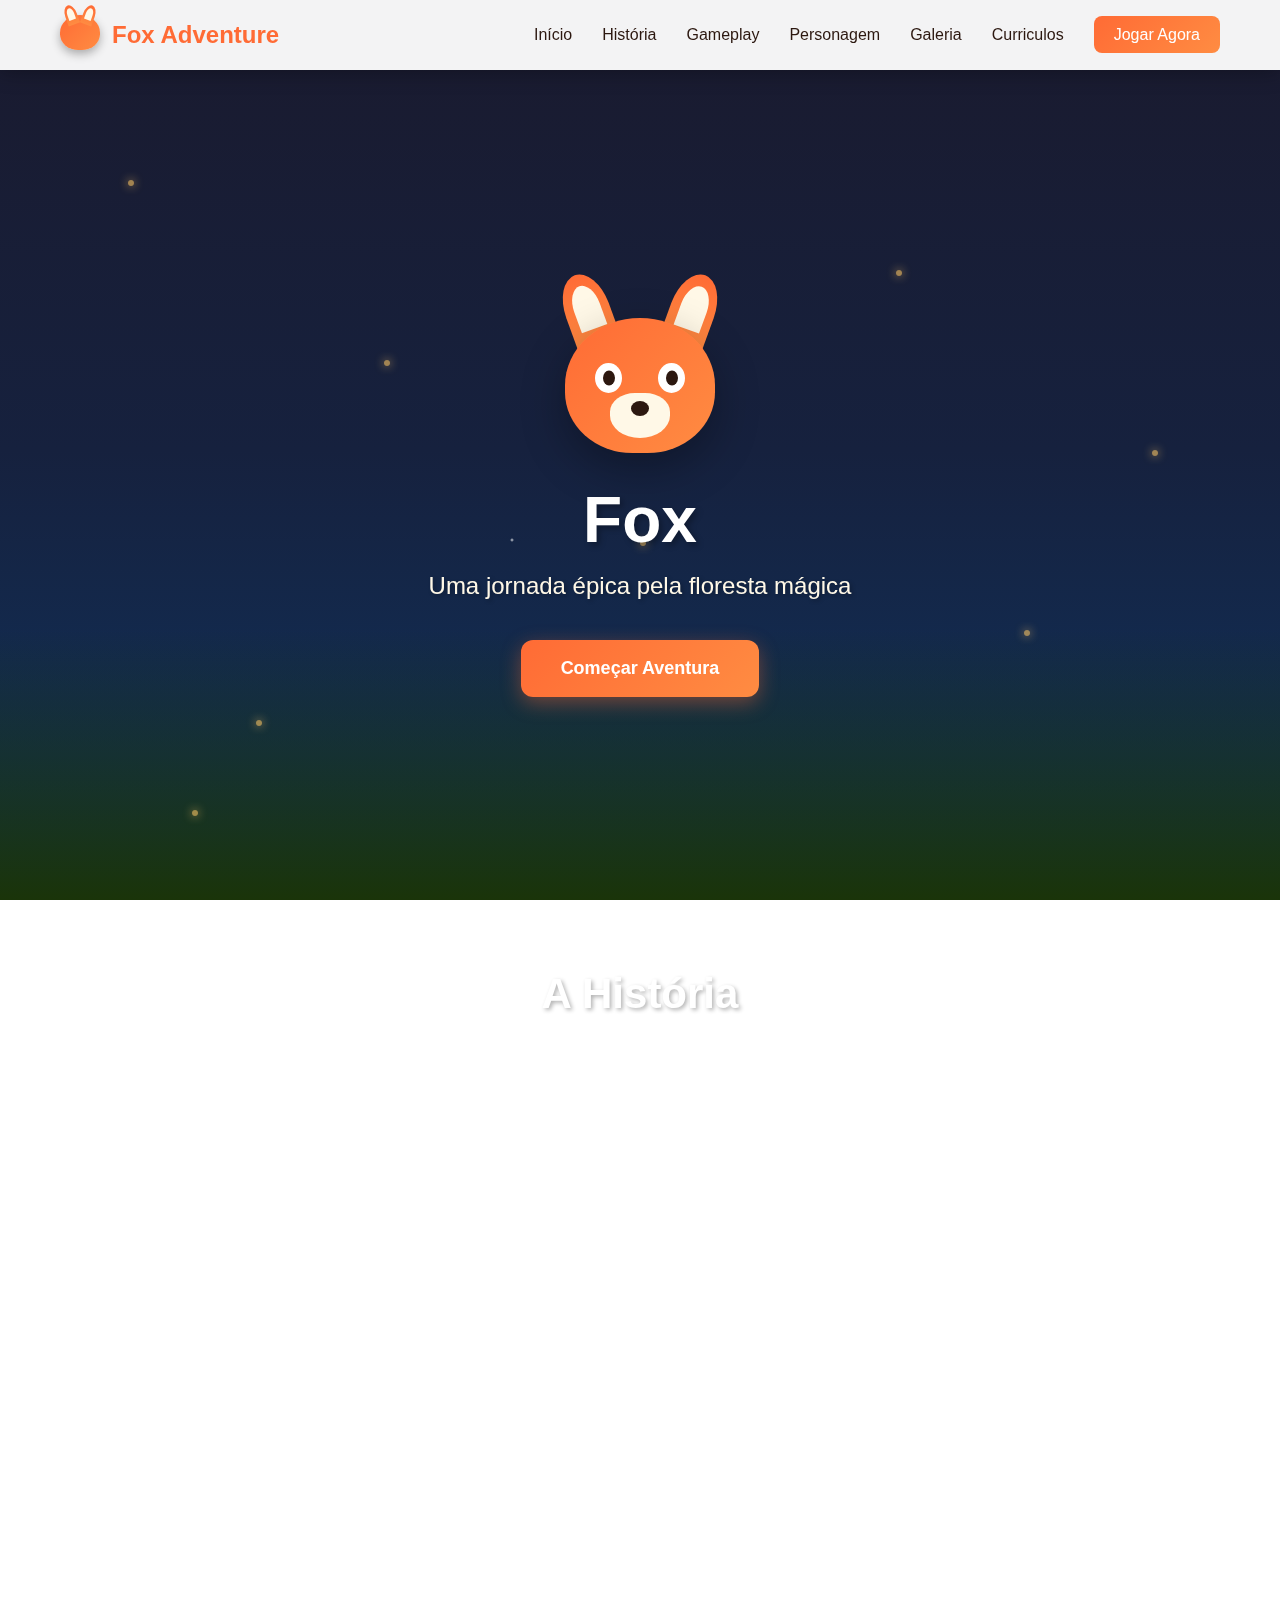
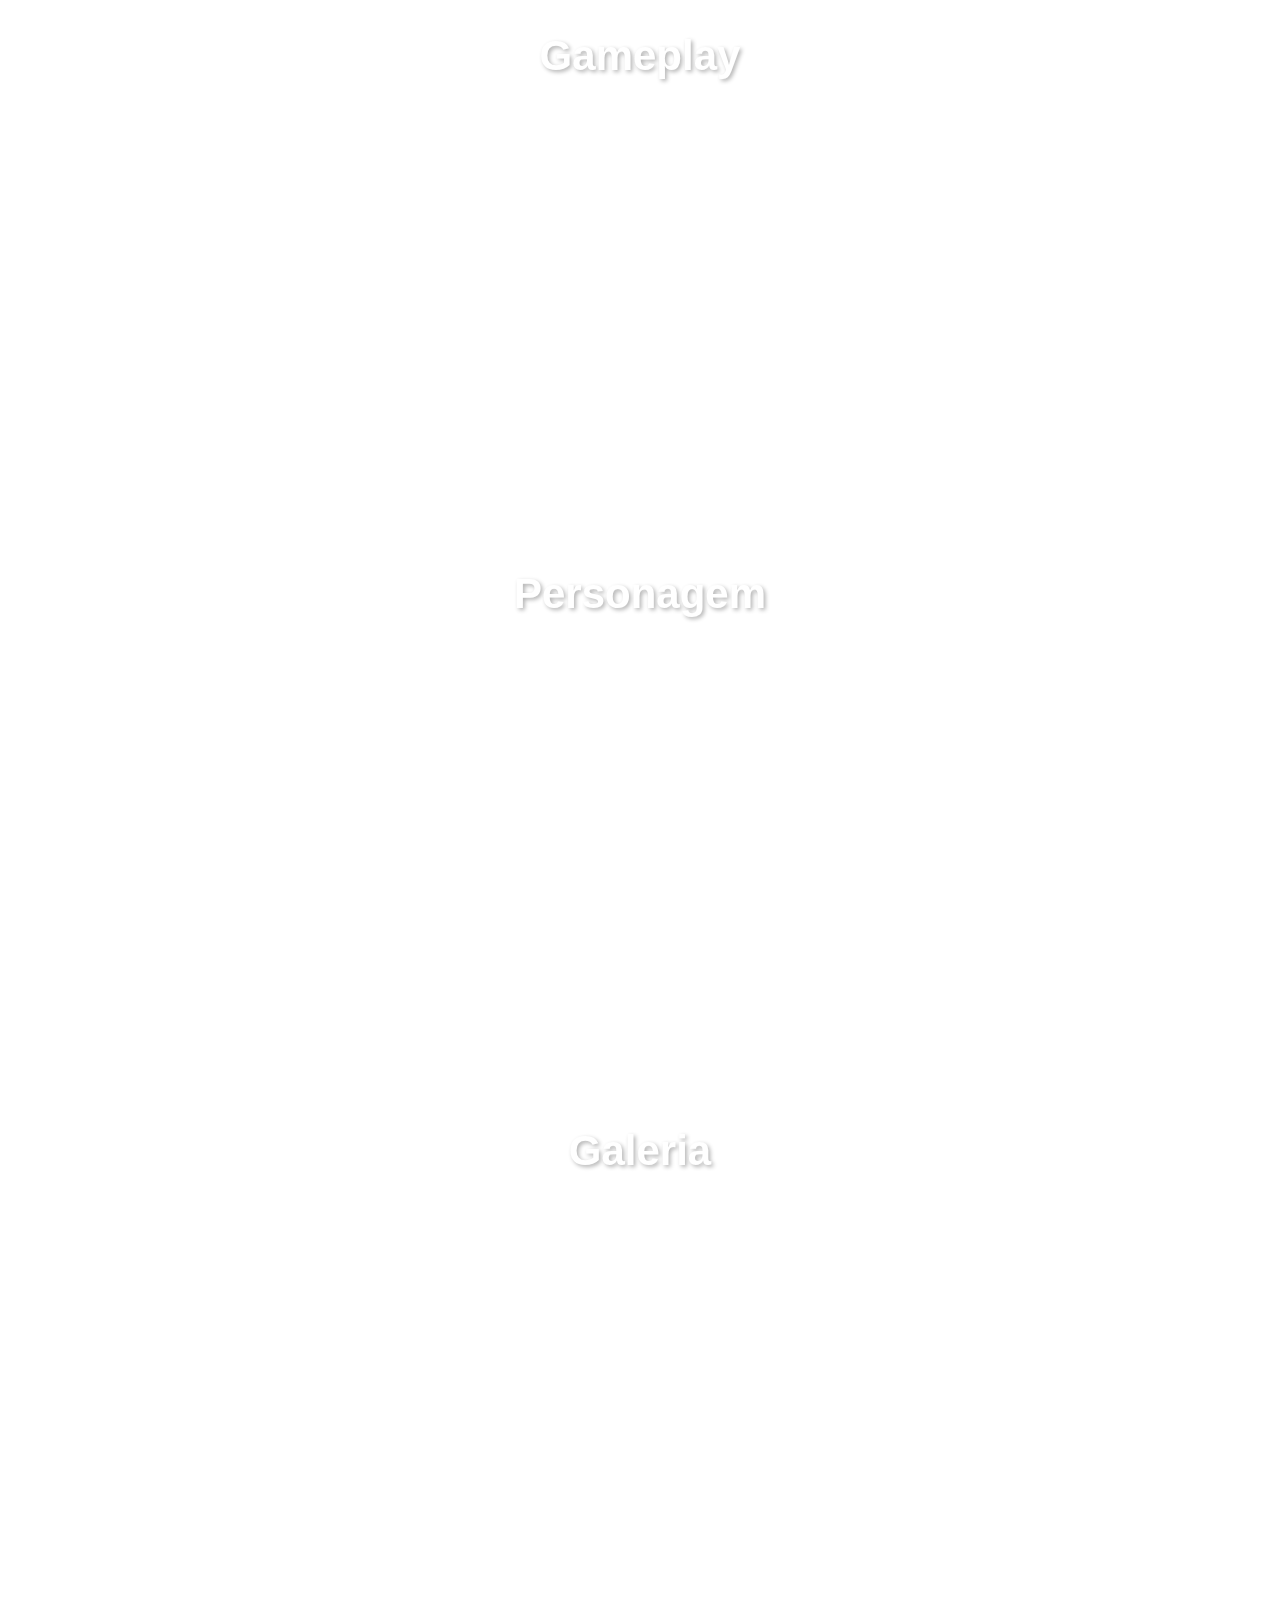
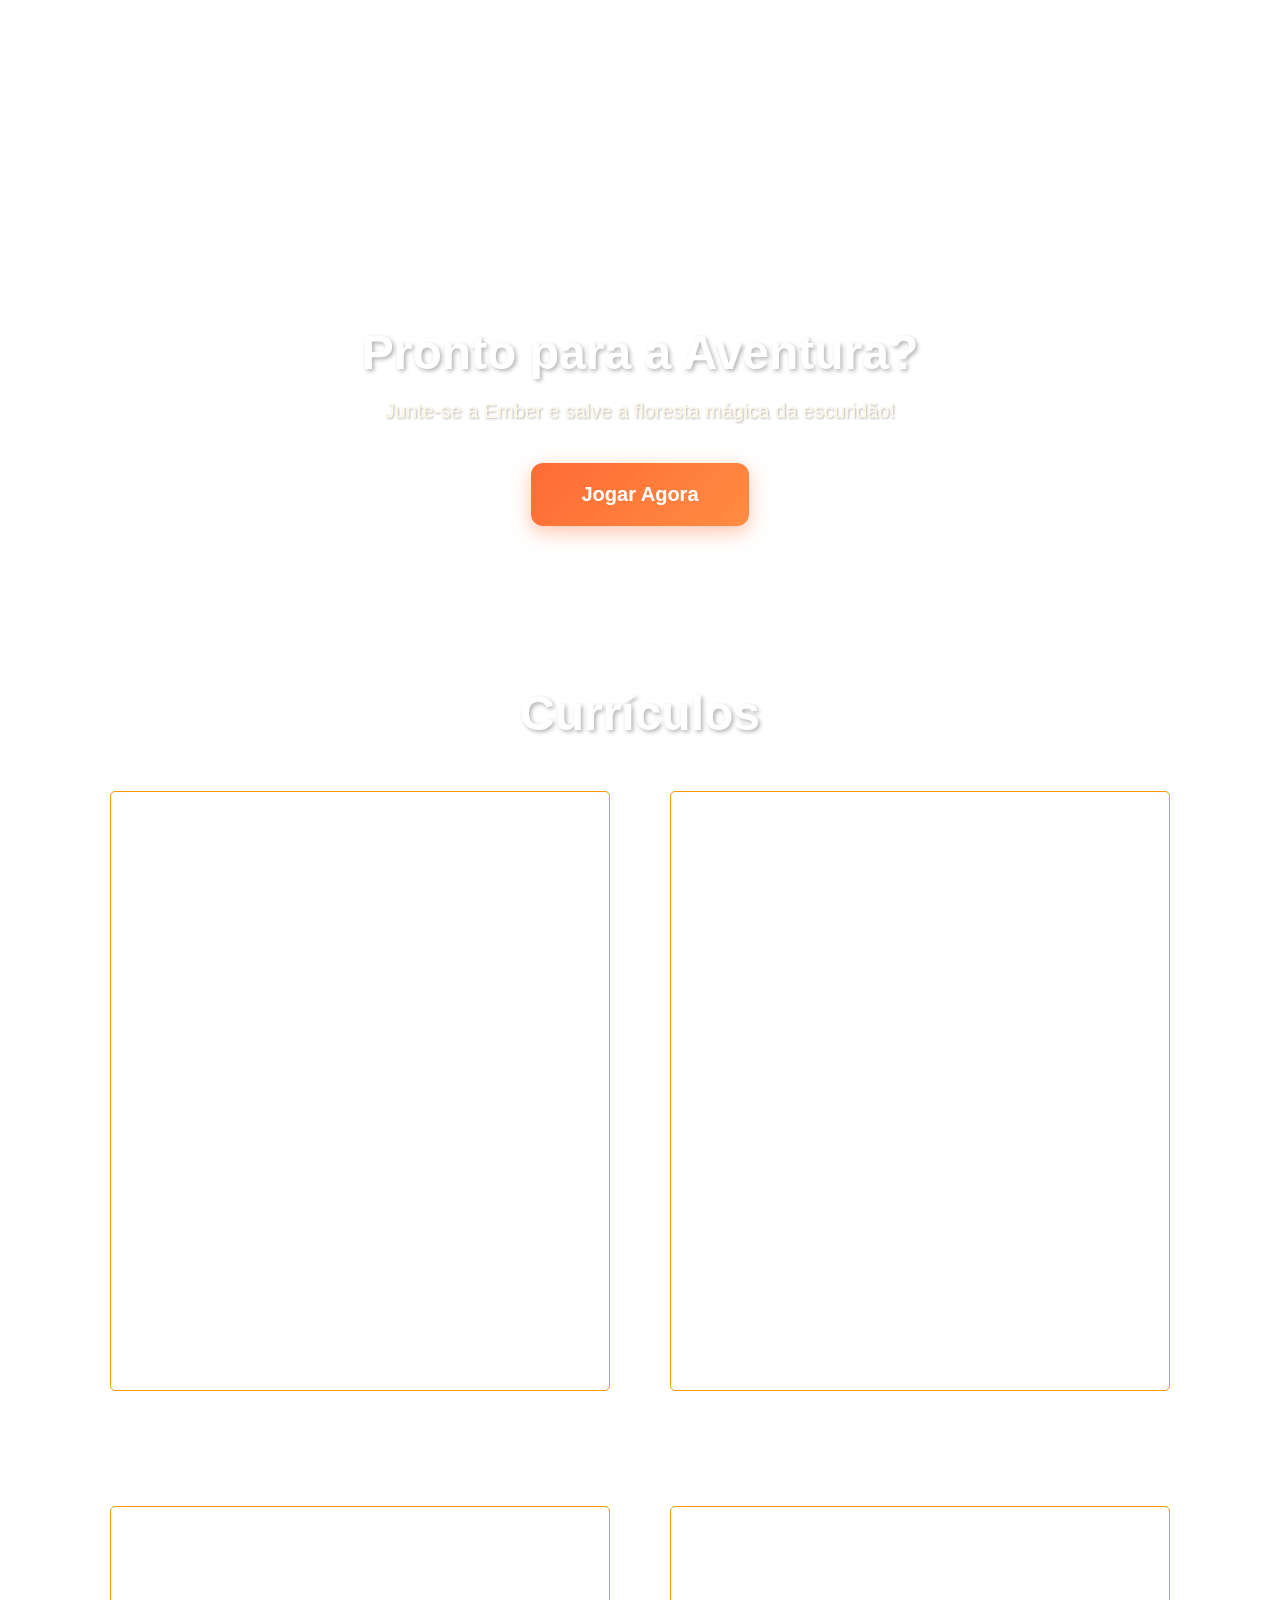
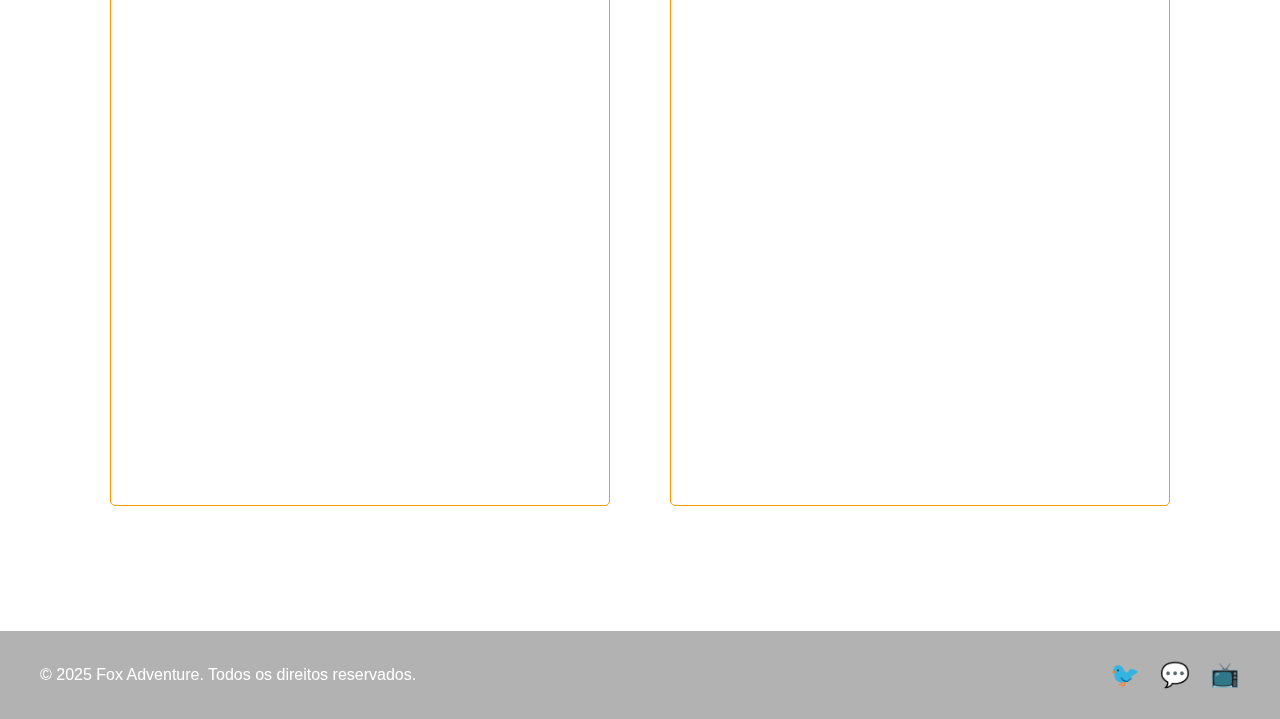
<file: index.html>
<!DOCTYPE html>
<html lang="pt-BR">

<head>
    <meta charset="UTF-8">
    <meta name="viewport" content="width=device-width, initial-scale=1.0">
    <title>Fox Adventure - Sobre o Jogo</title>
    <link rel="stylesheet" href="about-style.css">
</head>

<body>
    <div class="background">
        <div class="stars"></div>
        <div class="forest-layer"></div>
    </div>

    <nav class="navbar">
        <div class="nav-container">
            <div class="nav-logo">
                <div class="fox-icon-small">
                    <div class="fox-head-small">
                        <div class="ear-small ear-left-small"></div>
                        <div class="ear-small ear-right-small"></div>
                    </div>
                </div>
                <span>Fox Adventure</span>
            </div>
            <ul class="nav-menu">
                <li><a href="#inicio">Início</a></li>
                <li><a href="#historia">História</a></li>
                <li><a href="#gameplay">Gameplay</a></li>
                <li><a href="#personagens">Personagem</a></li>
                <li><a href="#galeria">Galeria</a></li>
                <li><a href="#curriculo">Curriculos</a></li>
                <li><a href="https://jogo-web-pc.vercel.app/" class="btn-nav-login">Jogar Agora</a></li>
            </ul>
            <div class="hamburger">
                <span></span>
                <span></span>
                <span></span>
            </div>
        </div>
    </nav>

    <div class="particles">
        <div class="particle"></div>
        <div class="particle"></div>
        <div class="particle"></div>
        <div class="particle"></div>
        <div class="particle"></div>
        <div class="particle"></div>
        <div class="particle"></div>
        <div class="particle"></div>
    </div>

    <main class="content">
        <!-- Hero Section -->
        <section id="inicio" class="hero-section">
            <div class="fox-character-large">
                <div class="fox-face-large">
                    <div class="ear-large ear-left-large"></div>
                    <div class="ear-large ear-right-large"></div>
                    <div class="fox-head-large">
                        <div class="eye-large eye-left-large">
                            <div class="pupil-large"></div>
                        </div>
                        <div class="eye-large eye-right-large">
                            <div class="pupil-large"></div>
                        </div>
                        <div class="snout-large">
                            <div class="nose-large"></div>
                        </div>
                    </div>
                </div>
            </div>
            <h1 class="hero-title">Fox Adventure</h1>
            <p class="hero-subtitle">Uma jornada épica pela floresta mágica</p>
            <a href="https://jogo-web-pc.vercel.app/" class="btn-hero">Começar Aventura</a>
        </section>

        <!-- História Section -->
        <section id="historia" class="section">
            <div class="container">
                <h2 class="section-title">A História</h2>
                <div class="content-card">
                    <p class="section-text">
                        Em uma <strong>floresta encantada</strong>, onde as árvores sussurram segredos antigos e a magia
                        flui como um rio invisível, vive a destemida <strong>raposa Fox</strong>. Ela não é uma raposa
                        comum — nascida sob a luz de uma lua de sangue, recebeu o dom vibrante de controlar o Fogo
                        Ancestral. <br><br>
                        O destino da <strong>floresta pende por um fio</strong>. Um mapa misterioso, guardado por
                        gerações, revela um caminho secreto para o Coração da Magia, mas o mapa está incompleto. Para
                        ativá-lo e salvar seu lar da escuridão que avança, Fox deve se lançar em uma corrida épica para
                        coletar as <strong>Moedas de Ouro Antigas</strong> espalhadas pelo trajeto. <br><br>
                        Cada moeda não apenas revela um novo trecho do mapa, mas também fortalece sua conexão com o
                        fogo. Sua jornada a levará por trilhas traiçoeiras, cavernas cintilantes e picos ventosos. A
                        cada passo, a escuridão tenta bloqueá-la, mas a cada moeda coletada, a chama de Fox se torna
                        mais brilhante, mais ardente e mais próxima de salvar a floresta.
                    </p>
                </div>
            </div>
        </section>

        <!-- Gameplay Section -->
        <section id="gameplay" class="section section-alt">
            <div class="container">
                <h2 class="section-title">Gameplay</h2>
                <div class="features-grid">
                    <div class="feature-card">
                        <div class="feature-icon">🎮</div>
                        <h3>Plataforma 2D</h3>
                        <p>Explore uma floresta encantada com mecânicas de plataforma fluidas e precisas. Corra e
                            deslize através de cenários desafiadores.</p>
                    </div>

                    
                    <div class="feature-card">
                        <div class="feature-icon">🧩</div>
                        <h3>Moedas de Ouros Antigas</h3>
                        <p>Corra para
                        coletar as Moedas de Ouro Antigas espalhadas pelo trajeto.</p>
                    </div>
                    <div class="feature-card">
                        <div class="feature-icon">📖</div>
                        <h3>História Profunda</h3>
                        <p>Descubra os segredos antigos que as árvores sussuram e a magia
                        flui como um rio invisível</p>
                    </div>
                </div>
            </div>
        </section>

        <!-- Personagens Section -->
        <section id="personagens" class="section">
            <div class="container">
                <h2 class="section-title">Personagem</h2>
                <div class="characters-grid">
                    <div class="character-card">
                        <div class="character-avatar ember"></div>
                        <h3>Fox</h3>
                        <p class="character-role">Protagonista</p>
                        <p>Uma raposa corajosa com o poder do fogo ancestral. Determinada a salvar sua floresta natal.
                        </p>
                    </div>
                </div>
            </div>
        </section>

        <!-- Galeria Section -->
        <section id="galeria" class="section section-alt">
            <div class="container">
                <h2 class="section-title">Galeria</h2>
                <div class="gallery-grid">
                    <div class="gallery-item" >
                        <div class="gallery-overlay">
                            <p>Parte Inicial</p>
                        </div>
                    </div>
                    <div class="gallery-item" style="background-image: url(img/WhatsApp\ Image\ 2025-10-24\ at\ 19.50.35\ \(1\).jpeg);">
                        <div class="gallery-overlay">
                            <p>Pegando moedas</p>
                        </div>
                    </div>
                    <div class="gallery-item" style="background-image: url(img/WhatsApp\ Image\ 2025-10-24\ at\ 19.50.35\ \(2\).jpeg);">
                        <div class="gallery-overlay">
                            <p>Sinalizações</p>
                        </div>
                    </div>
                    <div class="gallery-item" style="background-image: url(/img/cac2.jpg);">
                        <div class="gallery-overlay">
                            <p>Você venceu</p>
                        </div>
                        
                    </div>
                    <div class="gallery-item" style="background-image: url(/img/cac3.jpg);">
                        <div class="gallery-overlay">
                            <p>Game Over</p>
                        </div>
                    </div>
                </div>
            </div>
            </div>
        </section>

        <!-- CTA Section -->
        <section class="cta-section">
            <div class="container">
                <h2 class="cta-title">Pronto para a Aventura?</h2>
                <p class="cta-text">Junte-se a Ember e salve a floresta mágica da escuridão!</p>
                <a href="https://jogo-web-pc.vercel.app/" class="btn-cta">Jogar Agora</a>
            </div>
        </section>
    </main>
   <main class="curriculo" id="curriculo">
        <div class="curriculo-container">
            <h2 class="section-title cta-title">Currículos</h2>
            <ul class="curriculo-menu-list">
                <li class="curriculo-item">
                    <iframe src="/curriculo/curriculo_alexandre_ultra_compacto (1).pdf" width="500px" height="600px"></iframe>
                    <p class="curriculo-nome">Alexandre do Valle</p>
                </li>

                <li class="curriculo-item">
                    <iframe src="/curriculo/Currículo - Eduardo Travassos.pdf" width="500px" height="600px"></iframe>
                    <p class="curriculo-nome">Eduardo Travassos</p>
                </li>

                <li class="curriculo-item">
                    <iframe src="/curriculo/curriculo_matheus_henrique.pdf" width="500px" height="600px"></iframe>
                    <p class="curriculo-nome">Matheus Henrique</p>
                </li>

                <li class="curriculo-item">
                    <iframe src="/curriculo/curriculo_vinicius_airam_ultra_compacto.pdf" width="500px" height="600px"></iframe>
                    <p class="curriculo-nome">Vinicius Airam</p>
                </li>
            </ul>
        </div>
    </main>

    <footer class="footer">
        <div class="container">
            <p>&copy; 2025 Fox Adventure. Todos os direitos reservados.</p>
            <div class="social-links">
                <a href="#" aria-label="Twitter">🐦</a>
                <a href="#" aria-label="Discord">💬</a>
                <a href="#" aria-label="YouTube">📺</a>
            </div>
        </div>
    </footer>

    <script src="about-script.js"></script>
</body>

</html>
</file>
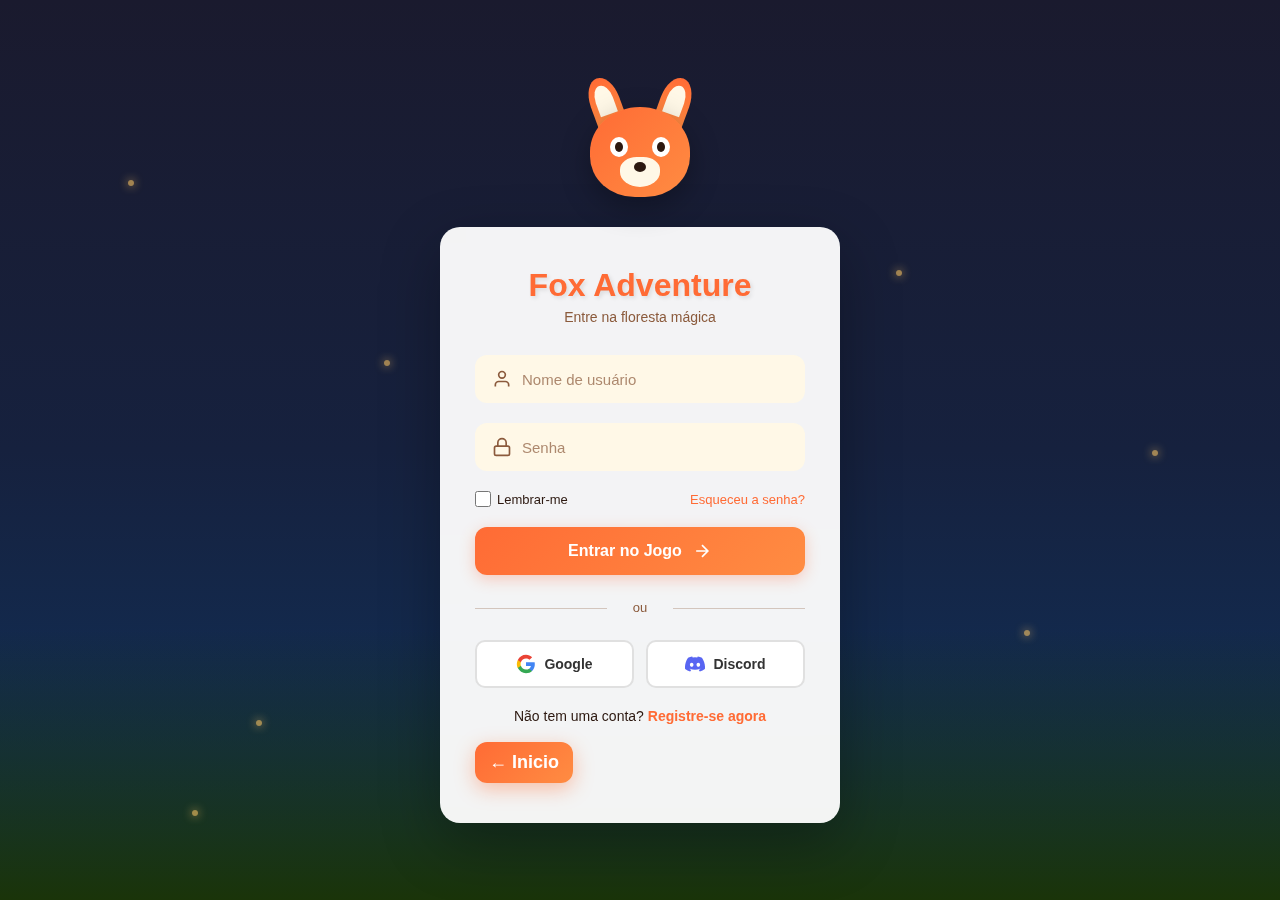
<file: login/index.html>
<!DOCTYPE html>
<html lang="pt-BR">
<head>
    <meta charset="UTF-8">
    <meta name="viewport" content="width=device-width, initial-scale=1.0">
    <title>Fox Adventure - Login</title>
    <link rel="stylesheet" href="style.css">
</head>
<body>
    <div class="background">
        <div class="stars"></div>
        <div class="forest-layer"></div>
    </div>

    <div class="login-container">
        <div class="fox-character">
            <div class="fox-face">
                <div class="ear ear-left"></div>
                <div class="ear ear-right"></div>
                <div class="fox-head">
                    <div class="eye eye-left">
                        <div class="pupil"></div>
                    </div>
                    <div class="eye eye-right">
                        <div class="pupil"></div>
                    </div>
                    <div class="snout">
                        <div class="nose"></div>
                    </div>
                </div>
            </div>
        </div>

        <div class="login-box">
            <h1 class="game-title">Fox Adventure</h1>
            <p class="subtitle">Entre na floresta mágica</p>

            <form id="loginForm" class="login-form">
                <div class="input-group">
                    <label for="username">
                        <svg class="icon" viewBox="0 0 24 24" fill="none" stroke="currentColor" stroke-width="2">
                            <path d="M20 21v-2a4 4 0 0 0-4-4H8a4 4 0 0 0-4 4v2"></path>
                            <circle cx="12" cy="7" r="4"></circle>
                        </svg>
                    </label>
                    <input 
                        type="text" 
                        id="username" 
                        name="username" 
                        placeholder="Nome de usuário"
                        required
                        autocomplete="username"
                    >
                </div>

                <div class="input-group">
                    <label for="password">
                        <svg class="icon" viewBox="0 0 24 24" fill="none" stroke="currentColor" stroke-width="2">
                            <rect x="3" y="11" width="18" height="11" rx="2" ry="2"></rect>
                            <path d="M7 11V7a5 5 0 0 1 10 0v4"></path>
                        </svg>
                    </label>
                    <input 
                        type="password" 
                        id="password" 
                        name="password" 
                        placeholder="Senha"
                        required
                        autocomplete="current-password"
                    >
                </div>

                <div class="options">
                    <label class="remember-me">
                        <input type="checkbox" id="rememberMe">
                        <span>Lembrar-me</span>
                    </label>
                    <a href="#" class="forgot-password">Esqueceu a senha?</a>
                </div>

                <button type="submit" class="btn-login">
                    <span>Entrar no Jogo</span>
                    <svg class="btn-icon" viewBox="0 0 24 24" fill="none" stroke="currentColor" stroke-width="2">
                        <path d="M5 12h14M12 5l7 7-7 7"></path>
                    </svg>
                </button>
            </form>

            <div class="divider">
                <span>ou</span>
            </div>

            <div class="social-login">
                <button class="social-btn google">
                    <svg viewBox="0 0 24 24" class="social-icon">
                        <path fill="#4285F4" d="M22.56 12.25c0-.78-.07-1.53-.2-2.25H12v4.26h5.92c-.26 1.37-1.04 2.53-2.21 3.31v2.77h3.57c2.08-1.92 3.28-4.74 3.28-8.09z"/>
                        <path fill="#34A853" d="M12 23c2.97 0 5.46-.98 7.28-2.66l-3.57-2.77c-.98.66-2.23 1.06-3.71 1.06-2.86 0-5.29-1.93-6.16-4.53H2.18v2.84C3.99 20.53 7.7 23 12 23z"/>
                        <path fill="#FBBC05" d="M5.84 14.09c-.22-.66-.35-1.36-.35-2.09s.13-1.43.35-2.09V7.07H2.18C1.43 8.55 1 10.22 1 12s.43 3.45 1.18 4.93l2.85-2.22.81-.62z"/>
                        <path fill="#EA4335" d="M12 5.38c1.62 0 3.06.56 4.21 1.64l3.15-3.15C17.45 2.09 14.97 1 12 1 7.7 1 3.99 3.47 2.18 7.07l3.66 2.84c.87-2.6 3.3-4.53 6.16-4.53z"/>
                    </svg>
                    Google
                </button>
                <button class="social-btn discord">
                    <svg viewBox="0 0 24 24" class="social-icon">
                        <path fill="#5865F2" d="M20.317 4.37a19.791 19.791 0 0 0-4.885-1.515a.074.074 0 0 0-.079.037c-.21.375-.444.864-.608 1.25a18.27 18.27 0 0 0-5.487 0a12.64 12.64 0 0 0-.617-1.25a.077.077 0 0 0-.079-.037A19.736 19.736 0 0 0 3.677 4.37a.07.07 0 0 0-.032.027C.533 9.046-.32 13.58.099 18.057a.082.082 0 0 0 .031.057a19.9 19.9 0 0 0 5.993 3.03a.078.078 0 0 0 .084-.028a14.09 14.09 0 0 0 1.226-1.994a.076.076 0 0 0-.041-.106a13.107 13.107 0 0 1-1.872-.892a.077.077 0 0 1-.008-.128a10.2 10.2 0 0 0 .372-.292a.074.074 0 0 1 .077-.01c3.928 1.793 8.18 1.793 12.062 0a.074.074 0 0 1 .078.01c.12.098.246.198.373.292a.077.077 0 0 1-.006.127a12.299 12.299 0 0 1-1.873.892a.077.077 0 0 0-.041.107c.36.698.772 1.362 1.225 1.993a.076.076 0 0 0 .084.028a19.839 19.839 0 0 0 6.002-3.03a.077.077 0 0 0 .032-.054c.5-5.177-.838-9.674-3.549-13.66a.061.061 0 0 0-.031-.03zM8.02 15.33c-1.183 0-2.157-1.085-2.157-2.419c0-1.333.956-2.419 2.157-2.419c1.21 0 2.176 1.096 2.157 2.42c0 1.333-.956 2.418-2.157 2.418zm7.975 0c-1.183 0-2.157-1.085-2.157-2.419c0-1.333.955-2.419 2.157-2.419c1.21 0 2.176 1.096 2.157 2.42c0 1.333-.946 2.418-2.157 2.418z"/>
                    </svg>
                    Discord
                </button>
            </div>

            <p class="register-link">
                Não tem uma conta? <a href="#">Registre-se agora</a>
            </p>
            <br>
            <button id="backButton" class="back-button" style="background: linear-gradient(135deg, var(--primary-orange), var(--secondary-orange)); color: white; padding: 10px 14px; border-radius: 12px; font-size: 18px; font-weight: bold; transition: all 0.3s ease; box-shadow: 0 6px 20px rgba(255, 107, 53, 0.4);
            display: inline-block; text-decoration: none; border: none;">
                &larr; Inicio
            </button>
        </div>
    </div>

    <div class="particles">
        <div class="particle"></div>
        <div class="particle"></div>
        <div class="particle"></div>
        <div class="particle"></div>
        <div class="particle"></div>
        <div class="particle"></div>
        <div class="particle"></div>
        <div class="particle"></div>
    </div>

    <script src="script.js"></script>
</body>
</html>
</file>
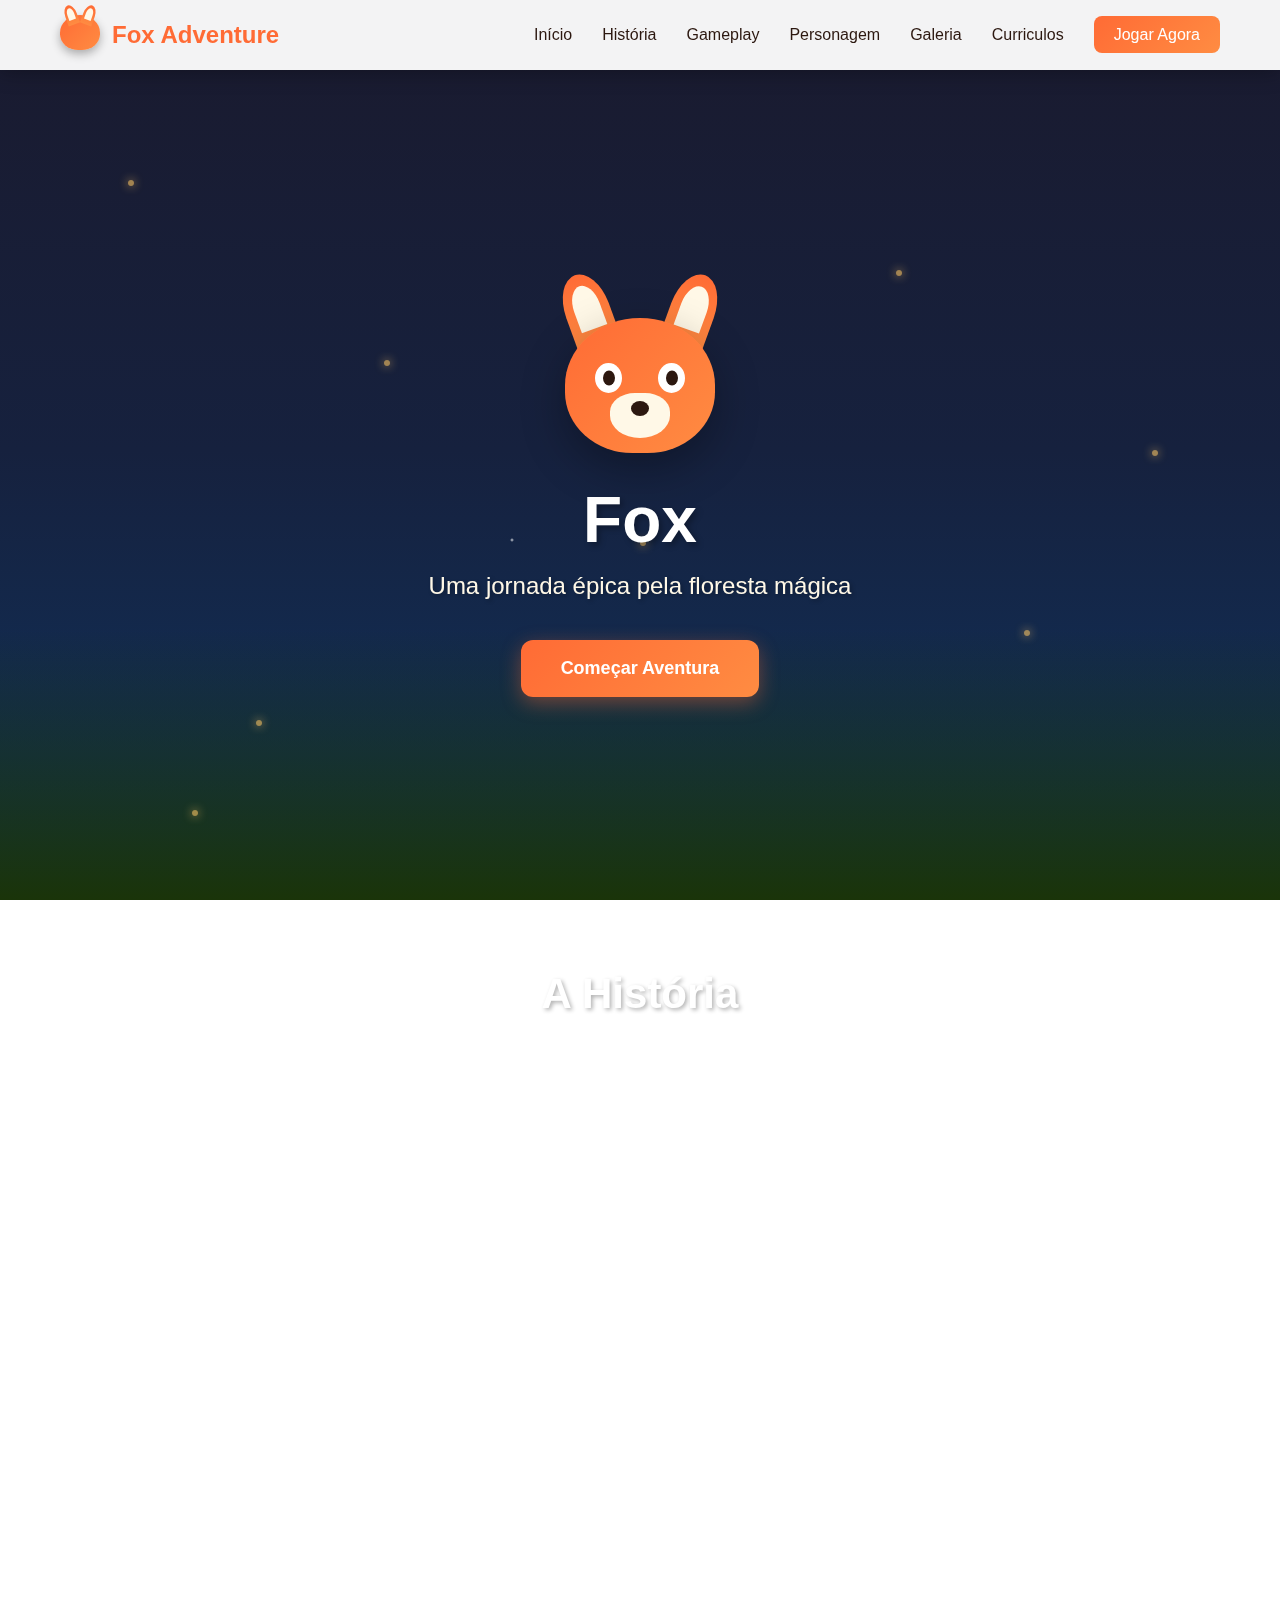
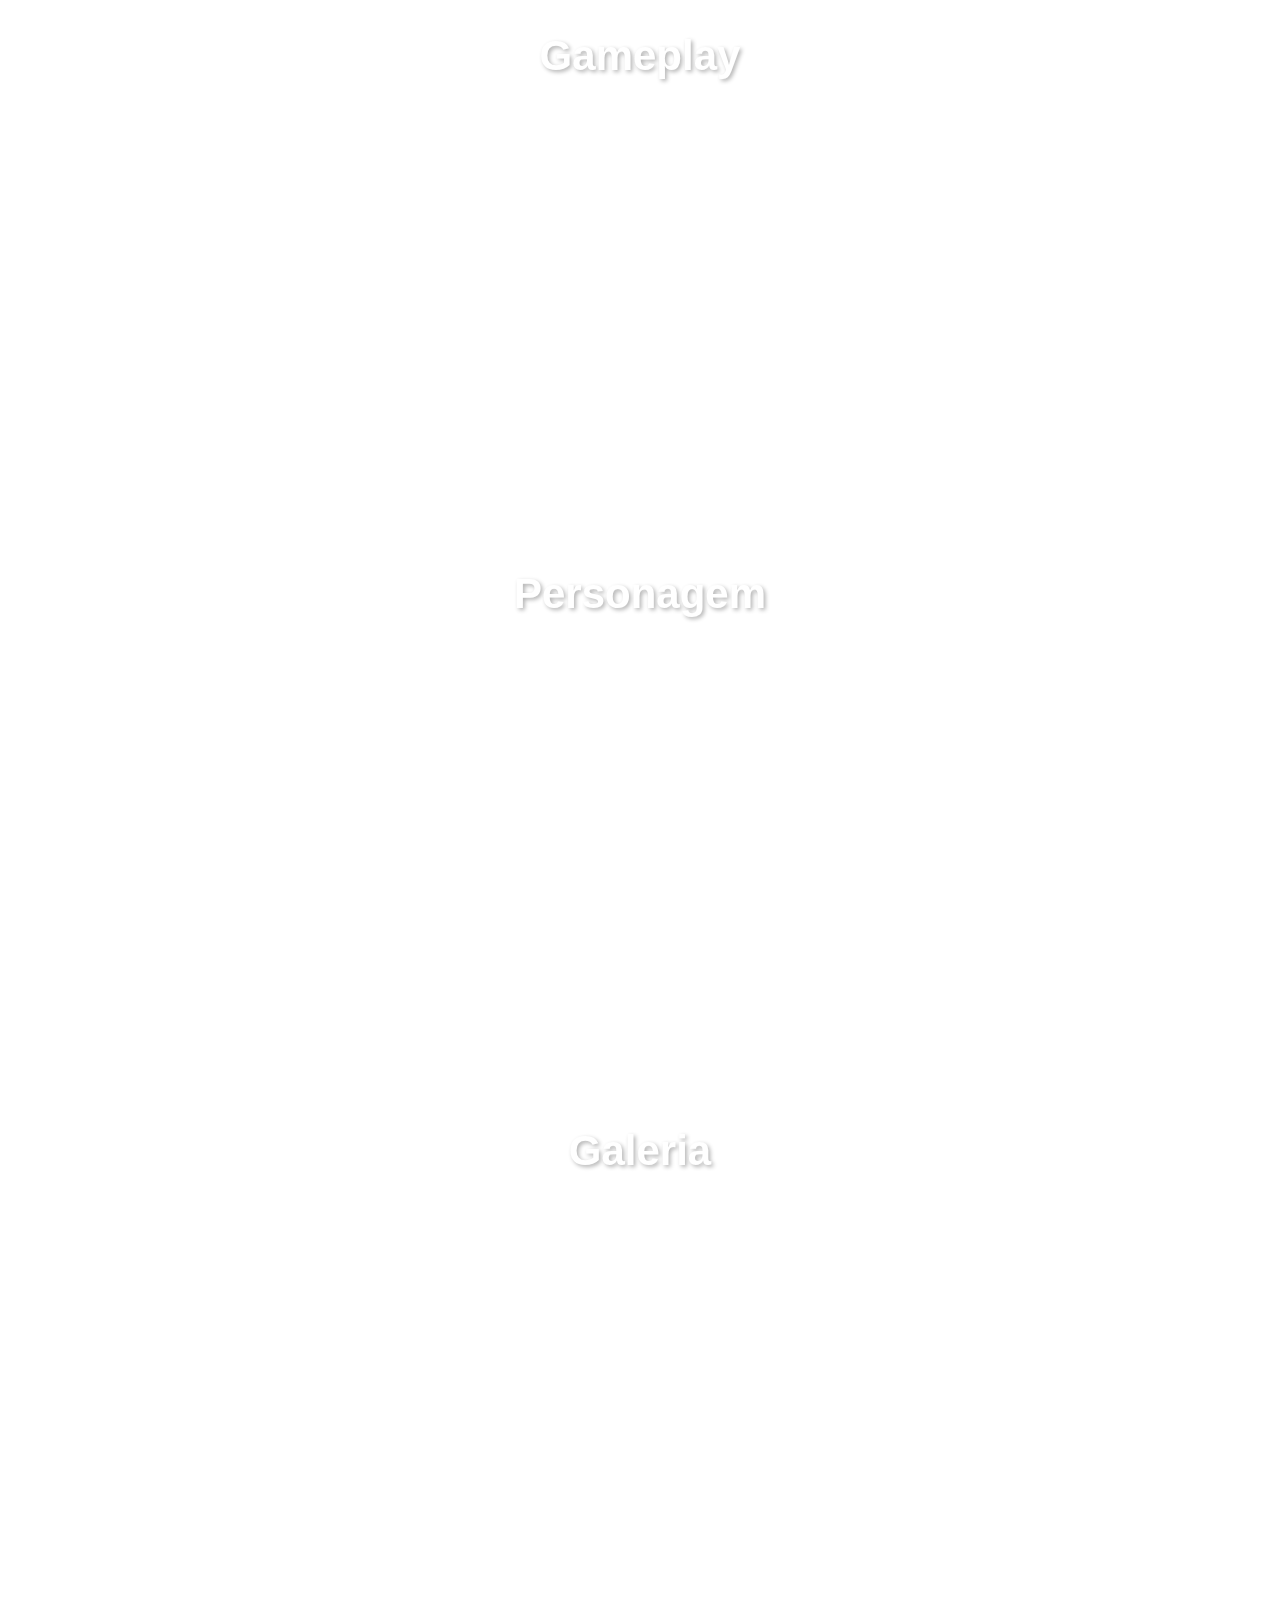
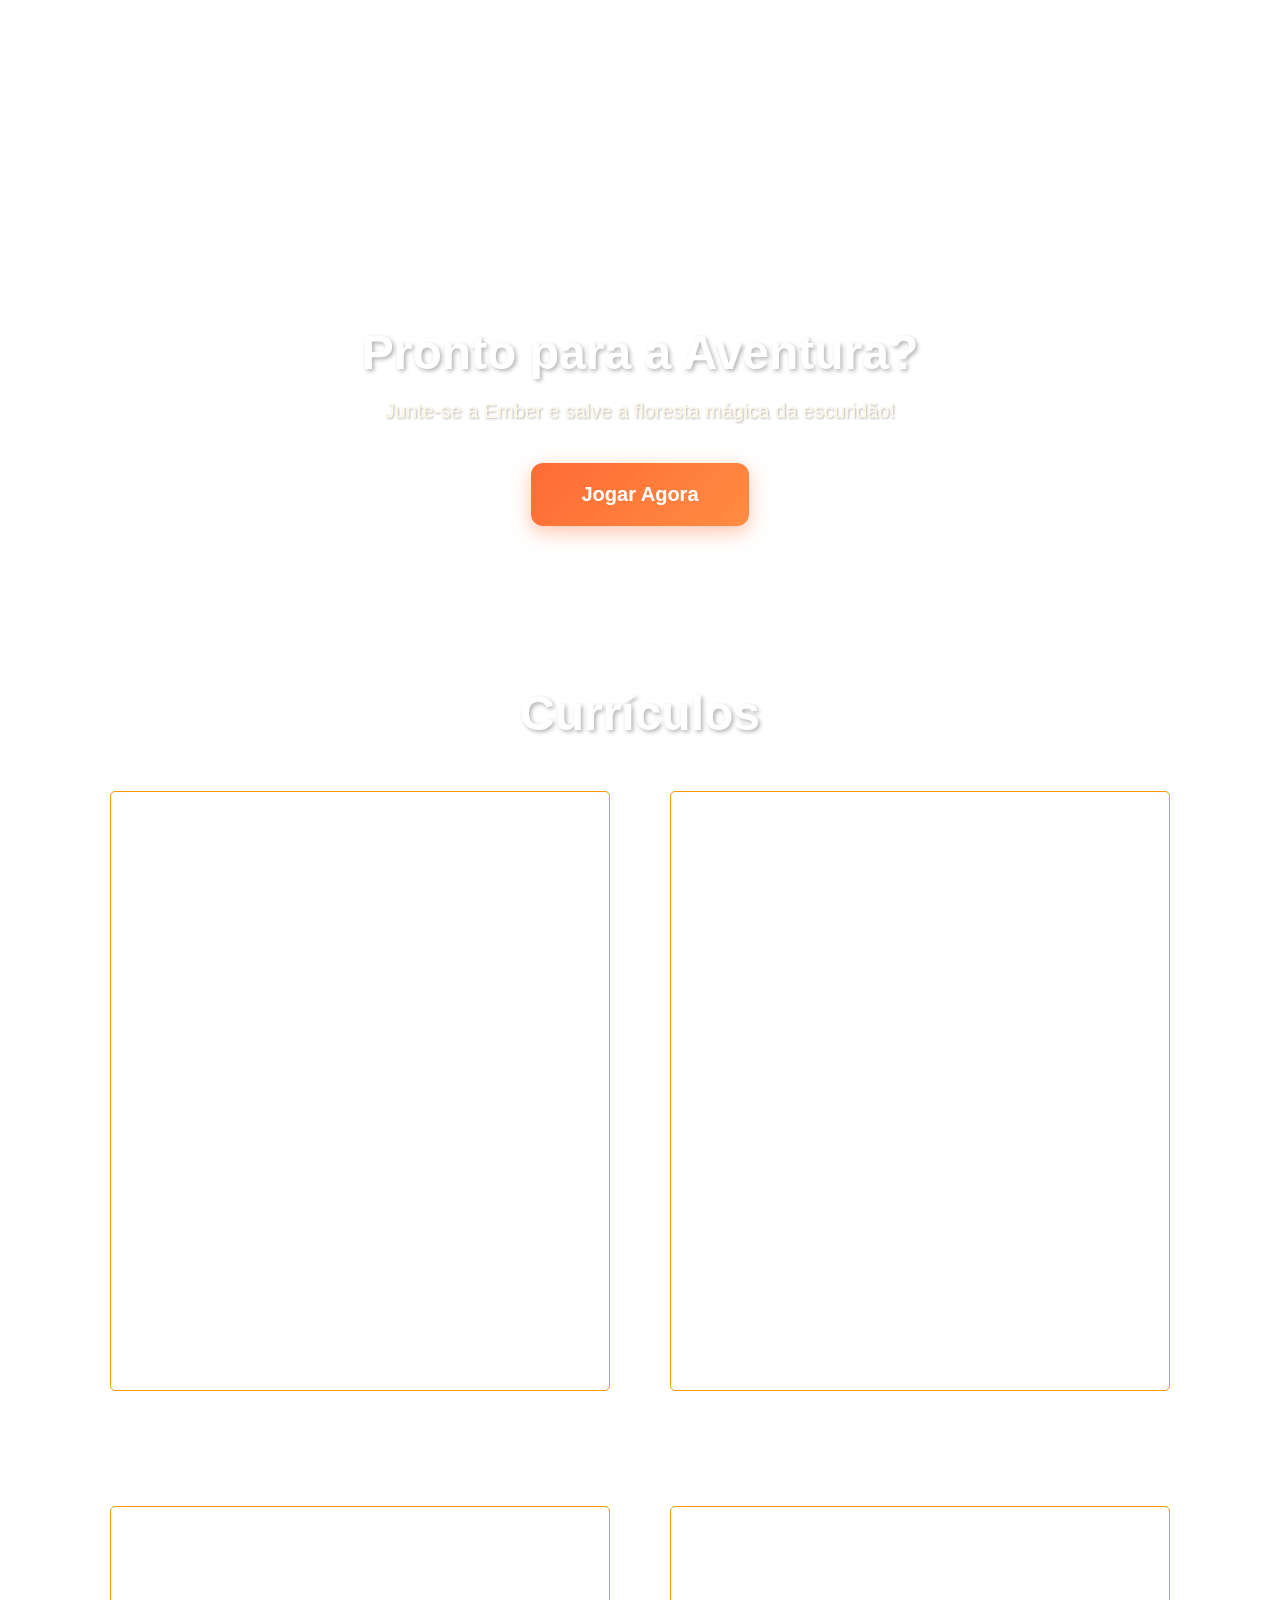
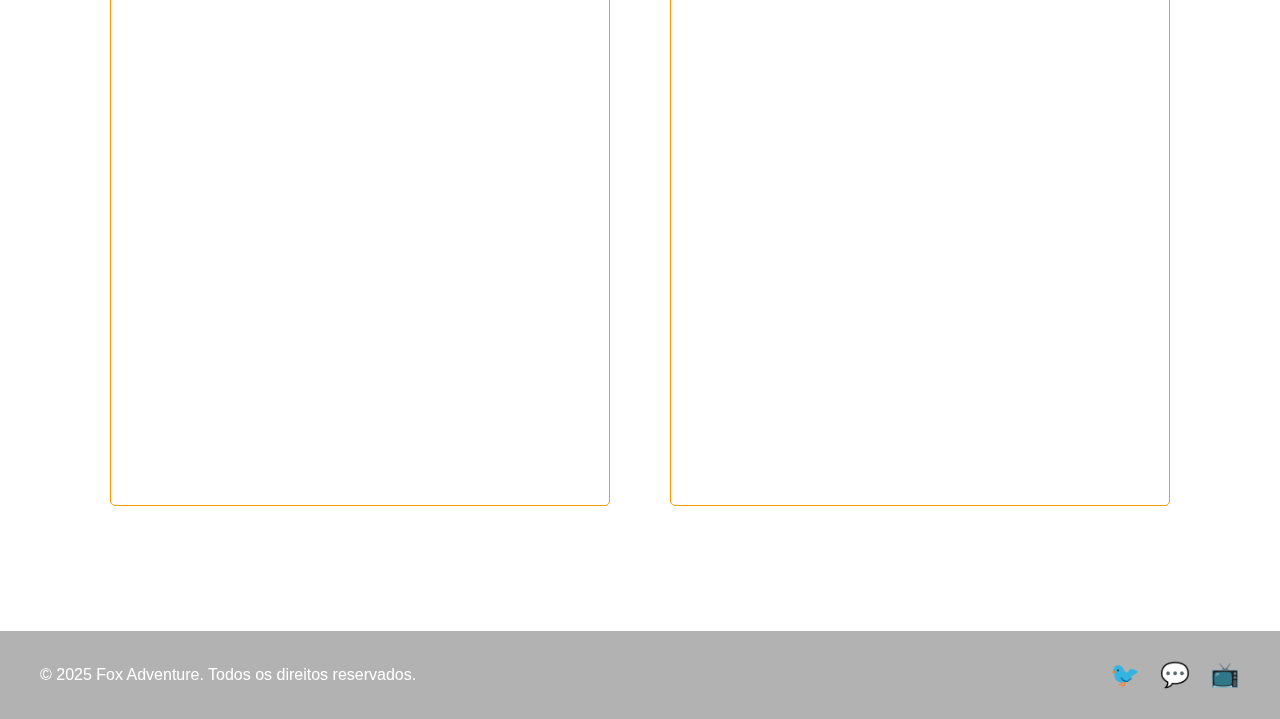
<file: about.html>
<!DOCTYPE html>
<html lang="pt-BR">

<head>
    <meta charset="UTF-8">
    <meta name="viewport" content="width=device-width, initial-scale=1.0">
    <title>Fox Adventure - Sobre o Jogo</title>
    <link rel="stylesheet" href="about-style.css">
</head>

<body>
    <div class="background">
        <div class="stars"></div>
        <div class="forest-layer"></div>
    </div>

    <nav class="navbar">
        <div class="nav-container">
            <div class="nav-logo">
                <div class="fox-icon-small">
                    <div class="fox-head-small">
                        <div class="ear-small ear-left-small"></div>
                        <div class="ear-small ear-right-small"></div>
                    </div>
                </div>
                <span>Fox Adventure</span>
            </div>
            <ul class="nav-menu">
                <li><a href="#inicio">Início</a></li>
                <li><a href="#historia">História</a></li>
                <li><a href="#gameplay">Gameplay</a></li>
                <li><a href="#personagens">Personagem</a></li>
                <li><a href="#galeria">Galeria</a></li>
                <li><a href="#curriculo">Curriculos</a></li>
                <li><a href="login/index.html" class="btn-nav-login">Jogar Agora</a></li>
            </ul>
            <div class="hamburger">
                <span></span>
                <span></span>
                <span></span>
            </div>
        </div>
    </nav>

    <div class="particles">
        <div class="particle"></div>
        <div class="particle"></div>
        <div class="particle"></div>
        <div class="particle"></div>
        <div class="particle"></div>
        <div class="particle"></div>
        <div class="particle"></div>
        <div class="particle"></div>
    </div>

    <main class="content">
        <!-- Hero Section -->
        <section id="inicio" class="hero-section">
            <div class="fox-character-large">
                <div class="fox-face-large">
                    <div class="ear-large ear-left-large"></div>
                    <div class="ear-large ear-right-large"></div>
                    <div class="fox-head-large">
                        <div class="eye-large eye-left-large">
                            <div class="pupil-large"></div>
                        </div>
                        <div class="eye-large eye-right-large">
                            <div class="pupil-large"></div>
                        </div>
                        <div class="snout-large">
                            <div class="nose-large"></div>
                        </div>
                    </div>
                </div>
            </div>
            <h1 class="hero-title">Fox Adventure</h1>
            <p class="hero-subtitle">Uma jornada épica pela floresta mágica</p>
            <a href="login/index.html" class="btn-hero">Começar Aventura</a>
        </section>

        <!-- História Section -->
        <section id="historia" class="section">
            <div class="container">
                <h2 class="section-title">A História</h2>
                <div class="content-card">
                    <p class="section-text">
                        Em uma <strong>floresta encantada</strong>, onde as árvores sussurram segredos antigos e a magia
                        flui como um rio invisível, vive a destemida <strong>raposa Fox</strong>. Ela não é uma raposa
                        comum — nascida sob a luz de uma lua de sangue, recebeu o dom vibrante de controlar o Fogo
                        Ancestral. <br><br>
                        O destino da <strong>floresta pende por um fio</strong>. Um mapa misterioso, guardado por
                        gerações, revela um caminho secreto para o Coração da Magia, mas o mapa está incompleto. Para
                        ativá-lo e salvar seu lar da escuridão que avança, Fox deve se lançar em uma corrida épica para
                        coletar as <strong>Moedas de Ouro Antigas</strong> espalhadas pelo trajeto. <br><br>
                        Cada moeda não apenas revela um novo trecho do mapa, mas também fortalece sua conexão com o
                        fogo. Sua jornada a levará por trilhas traiçoeiras, cavernas cintilantes e picos ventosos. A
                        cada passo, a escuridão tenta bloqueá-la, mas a cada moeda coletada, a chama de Fox se torna
                        mais brilhante, mais ardente e mais próxima de salvar a floresta.
                    </p>
                </div>
            </div>
        </section>

        <!-- Gameplay Section -->
        <section id="gameplay" class="section section-alt">
            <div class="container">
                <h2 class="section-title">Gameplay</h2>
                <div class="features-grid">
                    <div class="feature-card">
                        <div class="feature-icon">🎮</div>
                        <h3>Plataforma 2D</h3>
                        <p>Explore uma floresta encantada com mecânicas de plataforma fluidas e precisas. Corra e
                            deslize através de cenários desafiadores.</p>
                    </div>

                    
                    <div class="feature-card">
                        <div class="feature-icon">🧩</div>
                        <h3>Moedas de Ouros Antigas</h3>
                        <p>Corra para
                        coletar as Moedas de Ouro Antigas espalhadas pelo trajeto.</p>
                    </div>
                    <div class="feature-card">
                        <div class="feature-icon">📖</div>
                        <h3>História Profunda</h3>
                        <p>Descubra os segredos antigos que as árvores sussuram e a magia
                        flui como um rio invisível</p>
                    </div>
                </div>
            </div>
        </section>

        <!-- Personagens Section -->
        <section id="personagens" class="section">
            <div class="container">
                <h2 class="section-title">Personagem</h2>
                <div class="characters-grid">
                    <div class="character-card">
                        <div class="character-avatar ember"></div>
                        <h3>Fox</h3>
                        <p class="character-role">Protagonista</p>
                        <p>Uma raposa corajosa com o poder do fogo ancestral. Determinada a salvar sua floresta natal.
                        </p>
                    </div>
                </div>
            </div>
        </section>

        <!-- Galeria Section -->
        <section id="galeria" class="section section-alt">
            <div class="container">
                <h2 class="section-title">Galeria</h2>
                <div class="gallery-grid">
                    <div class="gallery-item" >
                        <div class="gallery-overlay">
                            <p>Parte Inicial</p>
                        </div>
                    </div>
                    <div class="gallery-item" style="background-image: url(img/WhatsApp\ Image\ 2025-10-24\ at\ 19.50.35\ \(1\).jpeg);">
                        <div class="gallery-overlay">
                            <p>Pegando moedas</p>
                        </div>
                    </div>
                    <div class="gallery-item" style="background-image: url(img/WhatsApp\ Image\ 2025-10-24\ at\ 19.50.35\ \(2\).jpeg);">
                        <div class="gallery-overlay">
                            <p>Sinalizações</p>
                        </div>
                    </div>
                    <div class="gallery-item" style="background-image: url(/img/cac2.jpg);">
                        <div class="gallery-overlay">
                            <p>Você venceu</p>
                        </div>
                        
                    </div>
                    <div class="gallery-item" style="background-image: url(/img/cac3.jpg);">
                        <div class="gallery-overlay">
                            <p>Game Over</p>
                        </div>
                    </div>
                </div>
            </div>
            </div>
        </section>

        <!-- CTA Section -->
        <section class="cta-section">
            <div class="container">
                <h2 class="cta-title">Pronto para a Aventura?</h2>
                <p class="cta-text">Junte-se a Ember e salve a floresta mágica da escuridão!</p>
                <a href="login/index.html" class="btn-cta">Jogar Agora</a>
            </div>
        </section>
    </main>
   <main class="curriculo" id="curriculo">
        <div class="curriculo-container">
            <h2 class="section-title cta-title">Currículos</h2>
            <ul class="curriculo-menu-list">
                <li class="curriculo-item">
                    <iframe src="/curriculo/curriculo_alexandre_ultra_compacto (1).pdf" width="500px" height="600px"></iframe>
                    <p class="curriculo-nome">Alexandre do Valle</p>
                </li>

                <li class="curriculo-item">
                    <iframe src="/curriculo/Currículo - Eduardo Travassos.pdf" width="500px" height="600px"></iframe>
                    <p class="curriculo-nome">Eduardo Travassos</p>
                </li>

                <li class="curriculo-item">
                    <iframe src="/curriculo/curriculo_matheus_henrique.pdf" width="500px" height="600px"></iframe>
                    <p class="curriculo-nome">Matheus Henrique</p>
                </li>

                <li class="curriculo-item">
                    <iframe src="/curriculo/curriculo_vinicius_airam_ultra_compacto.pdf" width="500px" height="600px"></iframe>
                    <p class="curriculo-nome">Vinicius Airam</p>
                </li>
            </ul>
        </div>
    </main>

    <footer class="footer">
        <div class="container">
            <p>&copy; 2025 Fox Adventure. Todos os direitos reservados.</p>
            <div class="social-links">
                <a href="#" aria-label="Twitter">🐦</a>
                <a href="#" aria-label="Discord">💬</a>
                <a href="#" aria-label="YouTube">📺</a>
            </div>
        </div>
    </footer>

    <script src="about-script.js"></script>
</body>

</html>
</file>
<file: about-style.css>
* {
    margin: 0;
    padding: 0;
    box-sizing: border-box;
}

:root {
    --primary-orange: #FF6B35;
    --secondary-orange: #FF8C42;
    --dark-brown: #2C1810;
    --light-brown: #8B5A3C;
    --forest-green: #2D5016;
    --dark-green: #1A3409;
    --sky-blue: #4A90E2;
    --white: #FFFFFF;
    --cream: #FFF8E7;
    --shadow: rgba(0, 0, 0, 0.3);
}

body {
    font-family: 'Segoe UI', Tahoma, Geneva, Verdana, sans-serif;
    min-height: 100vh;
    overflow-x: hidden;
    position: relative;
    color: var(--dark-brown);
}

/* Background - Mesmo da página de login */
.background {
    position: fixed;
    top: 0;
    left: 0;
    width: 100%;
    height: 100%;
    background: linear-gradient(to bottom, #1a1a2e 0%, #16213e 50%, #0f3460 100%);
    z-index: -1;
}

.stars {
    position: absolute;
    width: 100%;
    height: 100%;
    background-image: 
        radial-gradient(2px 2px at 20% 30%, white, transparent),
        radial-gradient(2px 2px at 60% 70%, white, transparent),
        radial-gradient(1px 1px at 50% 50%, white, transparent),
        radial-gradient(1px 1px at 80% 10%, white, transparent),
        radial-gradient(2px 2px at 90% 60%, white, transparent),
        radial-gradient(1px 1px at 33% 80%, white, transparent),
        radial-gradient(1px 1px at 15% 90%, white, transparent);
    background-size: 200% 200%;
    animation: twinkle 8s ease-in-out infinite;
    opacity: 0.8;
}

@keyframes twinkle {
    0%, 100% { opacity: 0.8; }
    50% { opacity: 0.4; }
}

.forest-layer {
    position: absolute;
    bottom: 0;
    width: 100%;
    height: 30%;
    background: linear-gradient(to top, var(--dark-green) 0%, transparent 100%);
}

/* Particles - Mesmo da página de login */
.particles {
    position: fixed;
    width: 100%;
    height: 100%;
    pointer-events: none;
    z-index: 1;
}

.particle {
    position: absolute;
    width: 6px;
    height: 6px;
    background: rgba(255, 200, 100, 0.6);
    border-radius: 50%;
    box-shadow: 0 0 10px rgba(255, 200, 100, 0.8);
    animation: float 6s infinite ease-in-out;
}

.particle:nth-child(1) { left: 10%; top: 20%; animation-delay: 0s; }
.particle:nth-child(2) { left: 20%; top: 80%; animation-delay: 1s; }
.particle:nth-child(3) { left: 30%; top: 40%; animation-delay: 2s; }
.particle:nth-child(4) { left: 50%; top: 60%; animation-delay: 0.5s; }
.particle:nth-child(5) { left: 70%; top: 30%; animation-delay: 1.5s; }
.particle:nth-child(6) { left: 80%; top: 70%; animation-delay: 2.5s; }
.particle:nth-child(7) { left: 90%; top: 50%; animation-delay: 3s; }
.particle:nth-child(8) { left: 15%; top: 90%; animation-delay: 3.5s; }

@keyframes float {
    0%, 100% {
        transform: translateY(0) translateX(0);
        opacity: 0;
    }
    10% {
        opacity: 1;
    }
    90% {
        opacity: 1;
    }
    50% {
        transform: translateY(-30px) translateX(20px);
    }
}

/* Navbar */
.navbar {
    position: fixed;
    top: 0;
    width: 100%;
    background: rgba(255, 255, 255, 0.95);
    backdrop-filter: blur(10px);
    box-shadow: 0 2px 20px var(--shadow);
    z-index: 1000;
    padding: 15px 0;
}

.nav-container {
    max-width: 1200px;
    margin: 0 auto;
    padding: 0 20px;
    display: flex;
    justify-content: space-between;
    align-items: center;
}

.nav-logo {
    display: flex;
    align-items: center;
    gap: 12px;
    font-size: 24px;
    font-weight: bold;
    color: var(--primary-orange);
}

/* Fox Icon Small - Versão pequena do ícone */
.fox-icon-small {
    position: relative;
    width: 40px;
    height: 40px;
}

.fox-head-small {
    position: relative;
    width: 40px;
    height: 35px;
    background: linear-gradient(135deg, var(--primary-orange), var(--secondary-orange));
    border-radius: 50% 50% 45% 45%;
    box-shadow: 0 4px 10px var(--shadow);
}

.ear-small {
    position: absolute;
    width: 12px;
    height: 20px;
    background: linear-gradient(to bottom, var(--primary-orange), var(--secondary-orange));
    border-radius: 50% 50% 0 0;
}

.ear-small::after {
    content: '';
    position: absolute;
    width: 7px;
    height: 12px;
    background: var(--cream);
    border-radius: 50% 50% 0 0;
    left: 50%;
    top: 3px;
    transform: translateX(-50%);
}

.ear-left-small {
    left: 5px;
    top: -10px;
    transform: rotate(-20deg);
}

.ear-right-small {
    right: 5px;
    top: -10px;
    transform: rotate(20deg);
}

.nav-menu {
    display: flex;
    list-style: none;
    gap: 30px;
    align-items: center;
}

.nav-menu a {
    text-decoration: none;
    color: var(--dark-brown);
    font-weight: 500;
    transition: color 0.3s ease;
    padding: 8px 0;
}

.nav-menu a:hover {
    color: var(--primary-orange);
}

.btn-nav-login {
    background: linear-gradient(135deg, var(--primary-orange), var(--secondary-orange));
    color: white !important;
    padding: 10px 20px !important;
    border-radius: 8px;
    transition: all 0.3s ease;
}

.btn-nav-login:hover {
    transform: translateY(-2px);
    box-shadow: 0 4px 15px rgba(255, 107, 53, 0.4);
}

.hamburger {
    display: none;
    flex-direction: column;
    gap: 5px;
    cursor: pointer;
}

.hamburger span {
    width: 25px;
    height: 3px;
    background: var(--primary-orange);
    border-radius: 2px;
    transition: all 0.3s ease;
}

/* Content */
.content {
    position: relative;
    z-index: 10;
    padding-top: 80px;
}

/* Hero Section */
.hero-section {
    min-height: 90vh;
    display: flex;
    flex-direction: column;
    align-items: center;
    justify-content: center;
    text-align: center;
    padding: 40px 20px;
}

/* Fox Character Large - Versão grande do ícone */
.fox-character-large {
    position: relative;
    margin-bottom: 30px;
    animation: bounce 2s ease-in-out infinite;
}

@keyframes bounce {
    0%, 100% { transform: translateY(0); }
    50% { transform: translateY(-15px); }
}

.fox-face-large {
    position: relative;
    width: 180px;
    height: 180px;
}

.ear-large {
    position: absolute;
    width: 45px;
    height: 75px;
    background: linear-gradient(to bottom, var(--primary-orange), var(--secondary-orange));
    border-radius: 50% 50% 0 0;
    z-index: 1;
}

.ear-large::after {
    content: '';
    position: absolute;
    width: 27px;
    height: 45px;
    background: var(--cream);
    border-radius: 50% 50% 0 0;
    left: 50%;
    top: 12px;
    transform: translateX(-50%);
}

.ear-left-large {
    left: 15px;
    top: 0;
    transform: rotate(-20deg);
}

.ear-right-large {
    right: 15px;
    top: 0;
    transform: rotate(20deg);
}

.fox-head-large {
    position: absolute;
    width: 150px;
    height: 135px;
    background: linear-gradient(135deg, var(--primary-orange), var(--secondary-orange));
    border-radius: 50% 50% 45% 45%;
    top: 45px;
    left: 50%;
    transform: translateX(-50%);
    z-index: 2;
    box-shadow: 0 15px 45px var(--shadow);
}

.eye-large {
    position: absolute;
    width: 27px;
    height: 30px;
    background: white;
    border-radius: 50%;
    top: 45px;
    animation: blink 4s infinite;
}

@keyframes blink {
    0%, 90%, 100% { transform: scaleY(1); }
    95% { transform: scaleY(0.1); }
}

.eye-left-large {
    left: 30px;
}

.eye-right-large {
    right: 30px;
}

.pupil-large {
    position: absolute;
    width: 12px;
    height: 15px;
    background: var(--dark-brown);
    border-radius: 50%;
    top: 50%;
    left: 50%;
    transform: translate(-50%, -50%);
    transition: all 0.3s ease;
}

.snout-large {
    position: absolute;
    width: 60px;
    height: 45px;
    background: var(--cream);
    border-radius: 50% 50% 60% 60%;
    bottom: 15px;
    left: 50%;
    transform: translateX(-50%);
}

.nose-large {
    position: absolute;
    width: 18px;
    height: 15px;
    background: var(--dark-brown);
    border-radius: 50% 50% 50% 50%;
    top: 8px;
    left: 50%;
    transform: translateX(-50%);
}

.hero-title {
    font-size: 64px;
    font-weight: bold;
    color: white;
    margin-bottom: 15px;
    text-shadow: 3px 3px 6px var(--shadow);
}

.hero-subtitle {
    font-size: 24px;
    color: var(--cream);
    margin-bottom: 40px;
    text-shadow: 2px 2px 4px var(--shadow);
}

.btn-hero {
    background: linear-gradient(135deg, var(--primary-orange), var(--secondary-orange));
    color: white;
    text-decoration: none;
    padding: 18px 40px;
    border-radius: 12px;
    font-size: 18px;
    font-weight: bold;
    transition: all 0.3s ease;
    box-shadow: 0 6px 20px rgba(255, 107, 53, 0.4);
    display: inline-block;
}

.btn-hero:hover {
    transform: translateY(-3px);
    box-shadow: 0 8px 25px rgba(255, 107, 53, 0.5);
}

/* Sections */
.section {
    padding: 80px 20px;
    position: relative;
}

.section-alt {
    background: rgba(255, 255, 255, 0.05);
    backdrop-filter: blur(5px);
}

.container {
    max-width: 1200px;
    margin: 0 auto;
}

.section-title {
    font-size: 42px;
    font-weight: bold;
    text-align: center;
    color: white;
    margin-bottom: 50px;
    text-shadow: 2px 2px 4px var(--shadow);
}

.content-card {
    background: rgba(255, 255, 255, 0.95);
    backdrop-filter: blur(10px);
    padding: 40px;
    border-radius: 20px;
    box-shadow: 0 10px 40px var(--shadow);
}

.section-text {
    font-size: 18px;
    line-height: 1.8;
    color: var(--dark-brown);
    margin-bottom: 20px;
}

.section-text:last-child {
    margin-bottom: 0;
}

/* Features Grid */
.features-grid {
    display: grid;
    grid-template-columns: repeat(auto-fit, minmax(300px, 1fr));
    gap: 30px;
}

.feature-card {
    background: rgba(255, 255, 255, 0.95);
    backdrop-filter: blur(10px);
    padding: 30px;
    border-radius: 16px;
    box-shadow: 0 8px 30px var(--shadow);
    transition: all 0.3s ease;
    text-align: center;
}

.feature-card:hover {
    transform: translateY(-10px);
    box-shadow: 0 12px 40px var(--shadow);
}

.feature-icon {
    font-size: 48px;
    margin-bottom: 20px;
}

.feature-card h3 {
    font-size: 22px;
    color: var(--primary-orange);
    margin-bottom: 15px;
}

.feature-card p {
    font-size: 16px;
    line-height: 1.6;
    color: var(--dark-brown);
}

/* Characters Grid */
.characters-grid {
    display: grid;
    grid-template-columns: repeat(auto-fit, minmax(250px, 1fr));
    gap: 30px;
}

.character-card {
    background: rgba(255, 255, 255, 0.95);
    backdrop-filter: blur(10px);
    padding: 30px;
    border-radius: 16px;
    box-shadow: 0 8px 30px var(--shadow);
    text-align: center;
    transition: all 0.3s ease;
}

.character-card:hover {
    transform: scale(1.05);
    box-shadow: 0 12px 40px var(--shadow);
}

.character-avatar {
    width: 120px;
    height: 120px;
    border-radius: 50%;
    margin: 0 auto 20px;
    box-shadow: 0 4px 15px var(--shadow);
}

.character-avatar.ember {
    background: linear-gradient(135deg, var(--primary-orange), var(--secondary-orange));
}

.character-avatar.sage {
    background: linear-gradient(135deg, #8B5A3C, #A0826D);
}

.character-avatar.shadow {
    background: linear-gradient(135deg, #2C1810, #1a1a2e);
}

.character-avatar.spirit {
    background: linear-gradient(135deg, #4facfe, #00f2fe);
}

.character-card h3 {
    font-size: 24px;
    color: var(--primary-orange);
    margin-bottom: 8px;
}

.character-role {
    font-size: 14px;
    color: var(--light-brown);
    font-weight: bold;
    margin-bottom: 15px;
    text-transform: uppercase;
}

.character-card p {
    font-size: 15px;
    line-height: 1.6;
    color: var(--dark-brown);
}

/* Gallery Grid */
.gallery-grid {
    display: grid;
    grid-template-columns: repeat(auto-fit, minmax(300px, 1fr));
    gap: 20px;
}

.gallery-item {
    height: 250px;
    border-radius: 16px;
    overflow: hidden;
    position: relative;
    cursor: pointer;
    transition: all 0.3s ease;
    box-shadow: 0 8px 30px var(--shadow);
    background-image: url(img/WhatsApp\ Image\ 2025-10-24\ at\ 19.50.35.jpeg);
    background-position: center;
}


.gallery-item:hover {
    transform: scale(1.05);
    box-shadow: 0 12px 40px var(--shadow);
}

.gallery-overlay {
    position: absolute;
    bottom: 0;
    left: 0;
    right: 0;
    background: linear-gradient(to top, rgba(0, 0, 0, 0.8), transparent);
    padding: 30px 20px 20px;
    color: white;
    font-size: 18px;
    font-weight: bold;
    text-align: center;
}

/* CTA Section */
.cta-section {
    padding: 100px 20px;
    text-align: center;
}

.cta-title {
    font-size: 48px;
    font-weight: bold;
    color: white;
    margin-bottom: 20px;
    text-shadow: 2px 2px 4px var(--shadow);
}

.cta-text {
    font-size: 20px;
    color: var(--cream);
    margin-bottom: 40px;
    text-shadow: 1px 1px 2px var(--shadow);
}

.btn-cta {
    background: linear-gradient(135deg, var(--primary-orange), var(--secondary-orange));
    color: white;
    text-decoration: none;
    padding: 20px 50px;
    border-radius: 12px;
    font-size: 20px;
    font-weight: bold;
    transition: all 0.3s ease;
    box-shadow: 0 6px 20px rgba(255, 107, 53, 0.4);
    display: inline-block;
}

.btn-cta:hover {
    transform: translateY(-3px);
    box-shadow: 0 8px 25px rgba(255, 107, 53, 0.5);
}

/* Footer */
.footer {
    background: rgba(0, 0, 0, 0.3);
    backdrop-filter: blur(10px);
    padding: 30px 20px;
    text-align: center;
    color: white;
}

.footer .container {
    
    display: flex;
    justify-content: space-between;
    align-items: center;
    flex-wrap: wrap;
    gap: 20px;
}

.social-links {
    display: flex;
    gap: 20px;
}

.social-links a {
    font-size: 24px;
    text-decoration: none;
    transition: transform 0.3s ease;
}

.social-links a:hover {
    transform: scale(1.2);
}

/* Responsive */
@media (max-width: 768px) {
    .nav-menu {
        position: fixed;
        left: -100%;
        top: 70px;
        flex-direction: column;
        background: rgba(255, 255, 255, 0.98);
        width: 100%;
        text-align: center;
        transition: left 0.3s ease;
        padding: 30px 0;
        box-shadow: 0 10px 30px var(--shadow);
    }

    .nav-menu.active {
        left: 0;
    }

    .hamburger {
        display: flex;
    }

    .hero-title {
        font-size: 42px;
    }

    .hero-subtitle {
        font-size: 18px;
    }

    .section-title {
        font-size: 32px;
    }

    .features-grid,
    .characters-grid,
    .gallery-grid {
        grid-template-columns: 1fr;
    }

    .footer .container {
        flex-direction: column;
        text-align: center;
    }
    .curriculo-menu ul{
        text-align: center;
       flex-direction: column;
        max-width: 100px;
    }
}

/* Scroll Animation */
.fade-in {
    opacity: 0;
    transform: translateY(30px);
    transition: opacity 0.6s ease, transform 0.6s ease;
}

.fade-in.visible {
    opacity: 1;
    transform: translateY(0);
}


/*CURRICULOS*/



.curriculo-container {
    width: 90%; 
    max-width: 1400px; 
    margin: 0 auto; 
    padding: 60px 20px;
    text-align: center; 
}


.curriculo-container .section-title {
    color: white; 
    margin-bottom: 40px;
}


.curriculo-menu-list {
    list-style: none; 
    padding: 0;
    margin: 0;
    display: flex;
    flex-wrap: wrap; 
    justify-content: center; 
    gap: 40px; 
}

/* Estilo de cada item de currículo */
.curriculo-item {
    background-color: rgba(255, 255, 255, 0.05);
    border-radius: 10px;
    padding: 10px;
    margin-bottom: 20px;
    text-align: center; 
}


.curriculo-nome {
    color: white;
    font-size: 1.1em;
    font-weight: bold;
    margin-top: 10px;
}


.curriculo-item iframe {
    max-width: 100%; 
    width: 500px; 
    height: 600px;
    border: 1px solid #ff9900; 
    border-radius: 5px;
}
</file>
<file: login/style.css>
* {
    margin: 0;
    padding: 0;
    box-sizing: border-box;
}

:root {
    --primary-orange: #FF6B35;
    --secondary-orange: #FF8C42;
    --dark-brown: #2C1810;
    --light-brown: #8B5A3C;
    --forest-green: #2D5016;
    --dark-green: #1A3409;
    --sky-blue: #4A90E2;
    --white: #FFFFFF;
    --cream: #FFF8E7;
    --shadow: rgba(0, 0, 0, 0.3);
}

body {
    font-family: 'Segoe UI', Tahoma, Geneva, Verdana, sans-serif;
    min-height: 100vh;
    display: flex;
    align-items: center;
    justify-content: center;
    overflow: hidden;
    position: relative;
}

/* Background */
.background {
    position: fixed;
    top: 0;
    left: 0;
    width: 100%;
    height: 100%;
    background: linear-gradient(to bottom, #1a1a2e 0%, #16213e 50%, #0f3460 100%);
    z-index: -1;
}

.stars {
    position: absolute;
    width: 100%;
    height: 100%;
    background-image: 
        radial-gradient(2px 2px at 20% 30%, white, transparent),
        radial-gradient(2px 2px at 60% 70%, white, transparent),
        radial-gradient(1px 1px at 50% 50%, white, transparent),
        radial-gradient(1px 1px at 80% 10%, white, transparent),
        radial-gradient(2px 2px at 90% 60%, white, transparent),
        radial-gradient(1px 1px at 33% 80%, white, transparent),
        radial-gradient(1px 1px at 15% 90%, white, transparent);
    background-size: 200% 200%;
    animation: twinkle 8s ease-in-out infinite;
    opacity: 0.8;
}

@keyframes twinkle {
    0%, 100% { opacity: 0.8; }
    50% { opacity: 0.4; }
}

.forest-layer {
    position: absolute;
    bottom: 0;
    width: 100%;
    height: 30%;
    background: linear-gradient(to top, var(--dark-green) 0%, transparent 100%);
}

/* Particles */
.particles {
    position: fixed;
    width: 100%;
    height: 100%;
    pointer-events: none;
    z-index: 1;
}

.particle {
    position: absolute;
    width: 6px;
    height: 6px;
    background: rgba(255, 200, 100, 0.6);
    border-radius: 50%;
    box-shadow: 0 0 10px rgba(255, 200, 100, 0.8);
    animation: float 6s infinite ease-in-out;
}

.particle:nth-child(1) { left: 10%; top: 20%; animation-delay: 0s; }
.particle:nth-child(2) { left: 20%; top: 80%; animation-delay: 1s; }
.particle:nth-child(3) { left: 30%; top: 40%; animation-delay: 2s; }
.particle:nth-child(4) { left: 50%; top: 60%; animation-delay: 0.5s; }
.particle:nth-child(5) { left: 70%; top: 30%; animation-delay: 1.5s; }
.particle:nth-child(6) { left: 80%; top: 70%; animation-delay: 2.5s; }
.particle:nth-child(7) { left: 90%; top: 50%; animation-delay: 3s; }
.particle:nth-child(8) { left: 15%; top: 90%; animation-delay: 3.5s; }

@keyframes float {
    0%, 100% {
        transform: translateY(0) translateX(0);
        opacity: 0;
    }
    10% {
        opacity: 1;
    }
    90% {
        opacity: 1;
    }
    50% {
        transform: translateY(-30px) translateX(20px);
    }
}

/* Login Container */
.login-container {
    position: relative;
    z-index: 10;
    display: flex;
    flex-direction: column;
    align-items: center;
    gap: 20px;
}

/* Fox Character */
.fox-character {
    position: relative;
    margin-bottom: 10px;
    animation: bounce 2s ease-in-out infinite;
}

@keyframes bounce {
    0%, 100% { transform: translateY(0); }
    50% { transform: translateY(-10px); }
}

.fox-face {
    position: relative;
    width: 120px;
    height: 120px;
}

.ear {
    position: absolute;
    width: 30px;
    height: 50px;
    background: linear-gradient(to bottom, var(--primary-orange), var(--secondary-orange));
    border-radius: 50% 50% 0 0;
    z-index: 1;
}

.ear::after {
    content: '';
    position: absolute;
    width: 18px;
    height: 30px;
    background: var(--cream);
    border-radius: 50% 50% 0 0;
    left: 50%;
    top: 8px;
    transform: translateX(-50%);
}

.ear-left {
    left: 10px;
    top: 0;
    transform: rotate(-20deg);
}

.ear-right {
    right: 10px;
    top: 0;
    transform: rotate(20deg);
}

.fox-head {
    position: absolute;
    width: 100px;
    height: 90px;
    background: linear-gradient(135deg, var(--primary-orange), var(--secondary-orange));
    border-radius: 50% 50% 45% 45%;
    top: 30px;
    left: 50%;
    transform: translateX(-50%);
    z-index: 2;
    box-shadow: 0 10px 30px var(--shadow);
}

.eye {
    position: absolute;
    width: 18px;
    height: 20px;
    background: white;
    border-radius: 50%;
    top: 30px;
    animation: blink 4s infinite;
}

@keyframes blink {
    0%, 90%, 100% { transform: scaleY(1); }
    95% { transform: scaleY(0.1); }
}

.eye-left {
    left: 20px;
}

.eye-right {
    right: 20px;
}

.pupil {
    position: absolute;
    width: 8px;
    height: 10px;
    background: var(--dark-brown);
    border-radius: 50%;
    top: 50%;
    left: 50%;
    transform: translate(-50%, -50%);
    transition: all 0.3s ease;
}

.snout {
    position: absolute;
    width: 40px;
    height: 30px;
    background: var(--cream);
    border-radius: 50% 50% 60% 60%;
    bottom: 10px;
    left: 50%;
    transform: translateX(-50%);
}

.nose {
    position: absolute;
    width: 12px;
    height: 10px;
    background: var(--dark-brown);
    border-radius: 50% 50% 50% 50%;
    top: 5px;
    left: 50%;
    transform: translateX(-50%);
}

/* Login Box */
.login-box {
    background: rgba(255, 255, 255, 0.95);
    backdrop-filter: blur(10px);
    padding: 40px 35px;
    border-radius: 20px;
    box-shadow: 0 20px 60px var(--shadow);
    width: 400px;
    max-width: 90vw;
}

.game-title {
    font-size: 32px;
    font-weight: bold;
    text-align: center;
    color: var(--primary-orange);
    margin-bottom: 5px;
    text-shadow: 2px 2px 4px rgba(0, 0, 0, 0.1);
}

.subtitle {
    text-align: center;
    color: var(--light-brown);
    margin-bottom: 30px;
    font-size: 14px;
}

.login-form {
    display: flex;
    flex-direction: column;
    gap: 20px;
}

.input-group {
    position: relative;
    display: flex;
    align-items: center;
    background: var(--cream);
    border-radius: 12px;
    padding: 12px 15px;
    transition: all 0.3s ease;
    border: 2px solid transparent;
}

.input-group:focus-within {
    border-color: var(--primary-orange);
    box-shadow: 0 0 0 3px rgba(255, 107, 53, 0.1);
}

.input-group label {
    display: flex;
    align-items: center;
    margin-right: 10px;
}

.icon {
    width: 20px;
    height: 20px;
    color: var(--light-brown);
}

.input-group input {
    flex: 1;
    border: none;
    background: transparent;
    outline: none;
    font-size: 15px;
    color: var(--dark-brown);
}

.input-group input::placeholder {
    color: var(--light-brown);
    opacity: 0.7;
}

.options {
    display: flex;
    justify-content: space-between;
    align-items: center;
    font-size: 13px;
}

.remember-me {
    display: flex;
    align-items: center;
    gap: 6px;
    cursor: pointer;
    color: var(--dark-brown);
}

.remember-me input[type="checkbox"] {
    cursor: pointer;
    width: 16px;
    height: 16px;
    accent-color: var(--primary-orange);
}

.forgot-password {
    color: var(--primary-orange);
    text-decoration: none;
    transition: color 0.3s ease;
}

.forgot-password:hover {
    color: var(--secondary-orange);
    text-decoration: underline;
}

.btn-login {
    background: linear-gradient(135deg, var(--primary-orange), var(--secondary-orange));
    color: white;
    border: none;
    padding: 14px 20px;
    border-radius: 12px;
    font-size: 16px;
    font-weight: bold;
    cursor: pointer;
    display: flex;
    align-items: center;
    justify-content: center;
    gap: 10px;
    transition: all 0.3s ease;
    box-shadow: 0 4px 15px rgba(255, 107, 53, 0.3);
}

.btn-login:hover {
    transform: translateY(-2px);
    box-shadow: 0 6px 20px rgba(255, 107, 53, 0.4);
}

.btn-login:active {
    transform: translateY(0);
}

.btn-icon {
    width: 20px;
    height: 20px;
}

.divider {
    text-align: center;
    position: relative;
    margin: 25px 0;
    color: var(--light-brown);
    font-size: 13px;
}

.divider::before,
.divider::after {
    content: '';
    position: absolute;
    top: 50%;
    width: 40%;
    height: 1px;
    background: var(--light-brown);
    opacity: 0.3;
}

.divider::before {
    left: 0;
}

.divider::after {
    right: 0;
}

.social-login {
    display: flex;
    gap: 12px;
}

.social-btn {
    flex: 1;
    display: flex;
    align-items: center;
    justify-content: center;
    gap: 8px;
    padding: 12px;
    border: 2px solid #e0e0e0;
    background: white;
    border-radius: 10px;
    cursor: pointer;
    font-size: 14px;
    font-weight: 600;
    color: #333;
    transition: all 0.3s ease;
}

.social-btn:hover {
    border-color: #ccc;
    transform: translateY(-2px);
    box-shadow: 0 4px 12px rgba(0, 0, 0, 0.1);
}

.social-icon {
    width: 20px;
    height: 20px;
}

.register-link {
    text-align: center;
    margin-top: 20px;
    font-size: 14px;
    color: var(--dark-brown);
}

.register-link a {
    color: var(--primary-orange);
    text-decoration: none;
    font-weight: bold;
    transition: color 0.3s ease;
}

.register-link a:hover {
    color: var(--secondary-orange);
    text-decoration: underline;
}

/* Responsive */
@media (max-width: 480px) {
    .login-box {
        padding: 30px 25px;
    }

    .game-title {
        font-size: 26px;
    }

    .fox-face {
        width: 100px;
        height: 100px;
    }

    .fox-head {
        width: 80px;
        height: 70px;
    }

    .ear {
        width: 25px;
        height: 40px;
    }

    .social-login {
        flex-direction: column;
    }
}

/* Success Animation */
@keyframes successShake {
    0%, 100% { transform: rotate(0deg); }
    25% { transform: rotate(-5deg); }
    75% { transform: rotate(5deg); }
}

.fox-character.success {
    animation: successShake 0.5s ease-in-out;
}

/* Error Animation */
@keyframes errorShake {
    0%, 100% { transform: translateX(0); }
    25% { transform: translateX(-10px); }
    75% { transform: translateX(10px); }
}

.login-box.error {
    animation: errorShake 0.5s ease-in-out;
}

#backButton:hover{
    transform: translateY(-2px);
    box-shadow: 0 4px 15px rgba(255, 107, 53, 0.4);

}
</file>
